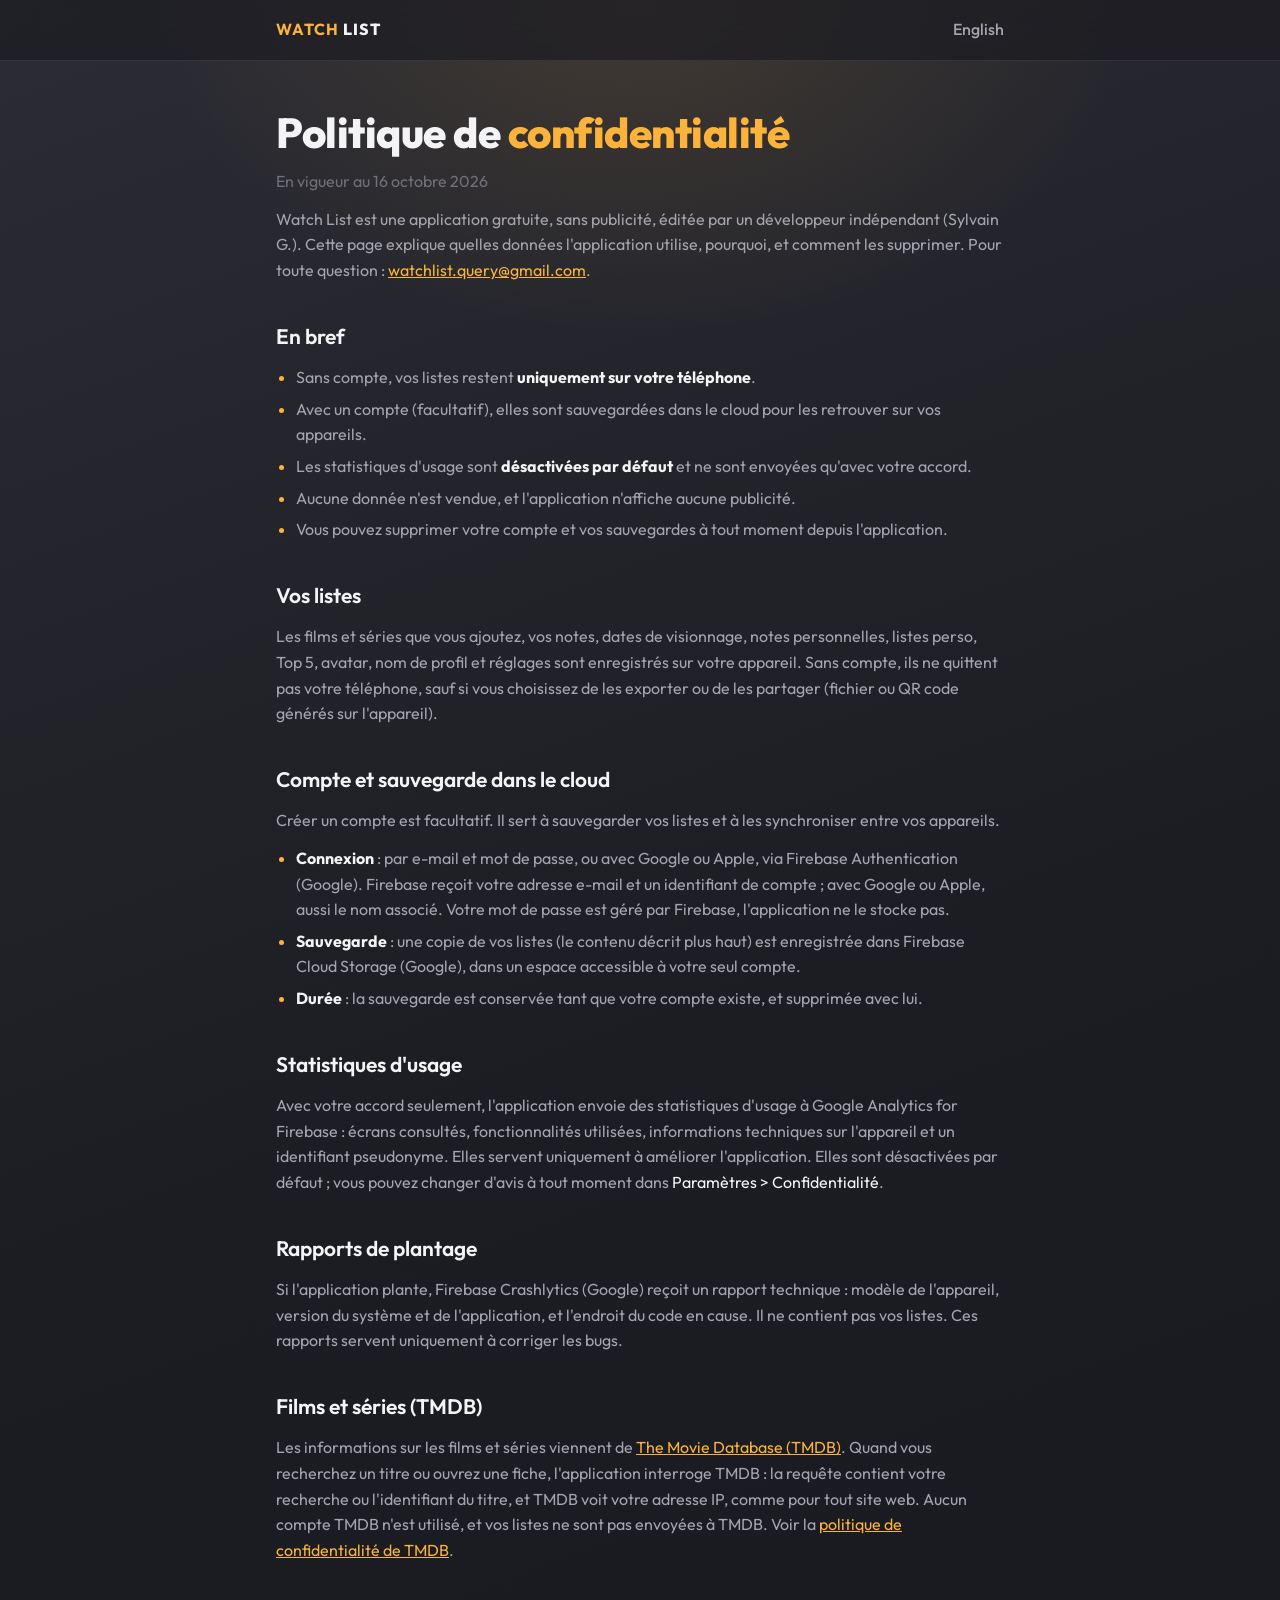
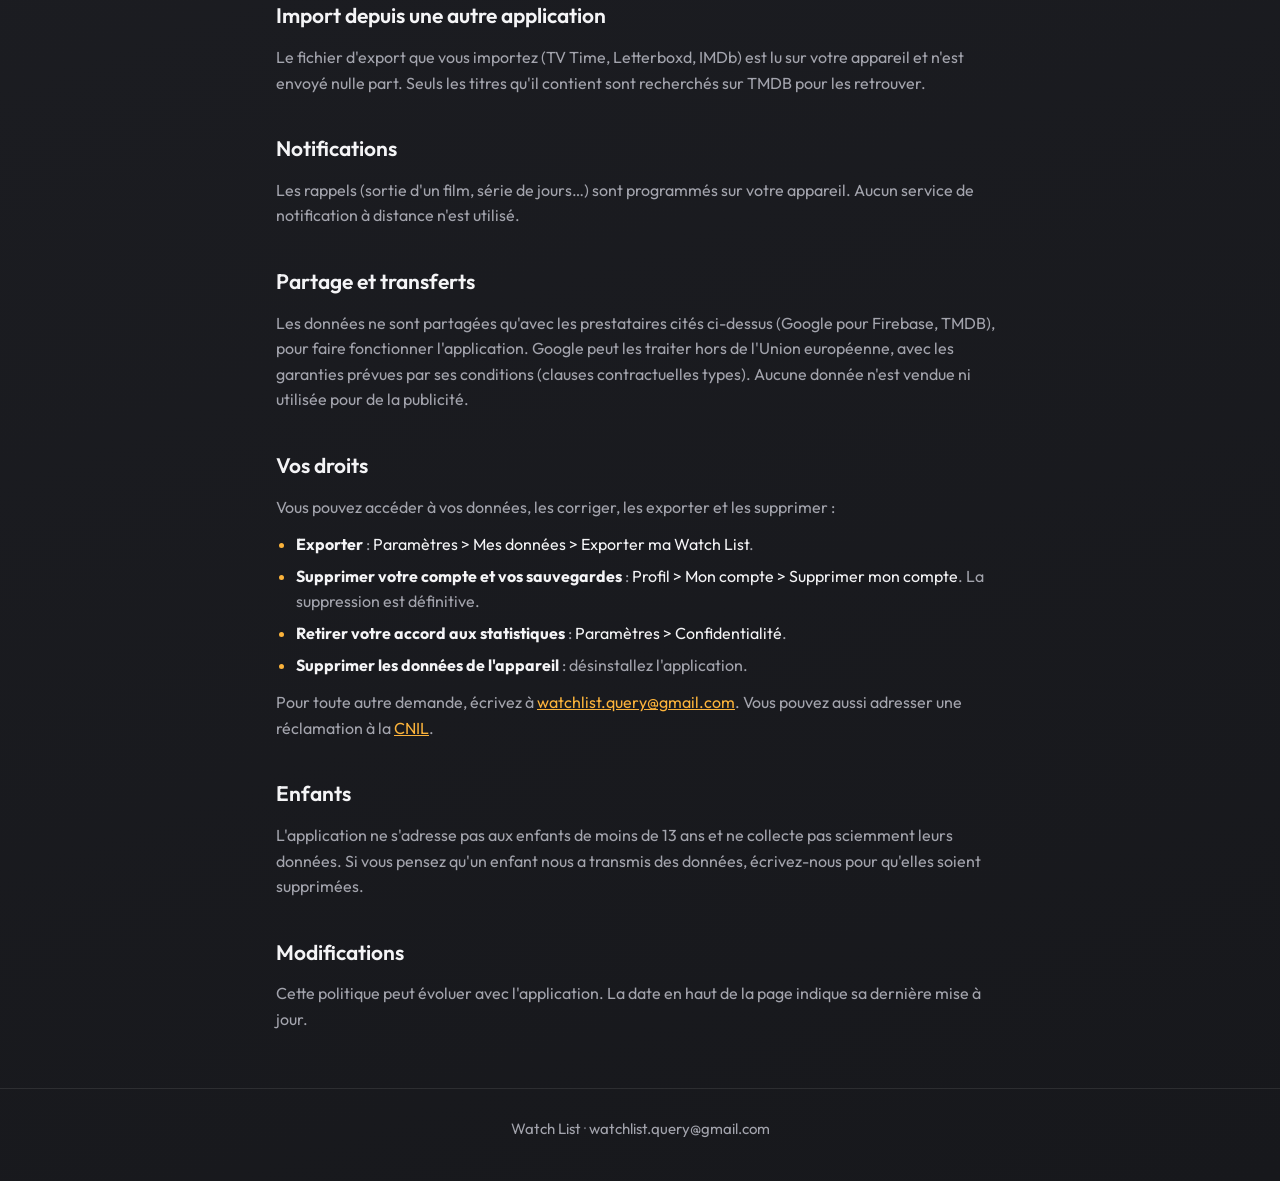
<file: confidentialite.html>
<!doctype html>
<html lang="fr">
<head>
<meta charset="utf-8">
<meta name="viewport" content="width=device-width, initial-scale=1">
<title>Confidentialité · Watch List</title>
<meta name="description" content="Politique de confidentialité de l'application Watch List.">
<meta name="theme-color" content="#1c1d22">
<link rel="icon" href="icon.png">
<link rel="alternate" hreflang="en" href="https://watchlist.seracapital.fr/privacy.html">
<link rel="preconnect" href="https://fonts.googleapis.com">
<link rel="preconnect" href="https://fonts.gstatic.com" crossorigin>
<link href="https://fonts.googleapis.com/css2?family=Outfit:wght@400;500;600;800&display=swap" rel="stylesheet">
<link rel="stylesheet" href="legal.css">
</head>
<body>
<nav>
  <div class="wrap">
    <a class="brand" href="./"><b>WATCH</b> LIST</a>
    <a href="privacy.html" lang="en">English</a>
  </div>
</nav>

<main class="wrap doc">
  <h1>Politique de <span>confidentialité</span></h1>
  <p class="meta">En vigueur au 16 octobre 2026</p>

  <p>Watch List est une application gratuite, sans publicité, éditée par un développeur indépendant (Sylvain G.). Cette page explique quelles données l'application utilise, pourquoi, et comment les supprimer. Pour toute question : <a href="mailto:watchlist.query@gmail.com">watchlist.query@gmail.com</a>.</p>

  <h2>En bref</h2>
  <ul>
    <li>Sans compte, vos listes restent <strong>uniquement sur votre téléphone</strong>.</li>
    <li>Avec un compte (facultatif), elles sont sauvegardées dans le cloud pour les retrouver sur vos appareils.</li>
    <li>Les statistiques d'usage sont <strong>désactivées par défaut</strong> et ne sont envoyées qu'avec votre accord.</li>
    <li>Aucune donnée n'est vendue, et l'application n'affiche aucune publicité.</li>
    <li>Vous pouvez supprimer votre compte et vos sauvegardes à tout moment depuis l'application.</li>
  </ul>

  <h2>Vos listes</h2>
  <p>Les films et séries que vous ajoutez, vos notes, dates de visionnage, notes personnelles, listes perso, Top 5, avatar, nom de profil et réglages sont enregistrés sur votre appareil. Sans compte, ils ne quittent pas votre téléphone, sauf si vous choisissez de les exporter ou de les partager (fichier ou QR code générés sur l'appareil).</p>

  <h2>Compte et sauvegarde dans le cloud</h2>
  <p>Créer un compte est facultatif. Il sert à sauvegarder vos listes et à les synchroniser entre vos appareils.</p>
  <ul>
    <li><strong>Connexion</strong> : par e-mail et mot de passe, ou avec Google ou Apple, via Firebase Authentication (Google). Firebase reçoit votre adresse e-mail et un identifiant de compte ; avec Google ou Apple, aussi le nom associé. Votre mot de passe est géré par Firebase, l'application ne le stocke pas.</li>
    <li><strong>Sauvegarde</strong> : une copie de vos listes (le contenu décrit plus haut) est enregistrée dans Firebase Cloud Storage (Google), dans un espace accessible à votre seul compte.</li>
    <li><strong>Durée</strong> : la sauvegarde est conservée tant que votre compte existe, et supprimée avec lui.</li>
  </ul>

  <h2>Statistiques d'usage</h2>
  <p>Avec votre accord seulement, l'application envoie des statistiques d'usage à Google Analytics for Firebase : écrans consultés, fonctionnalités utilisées, informations techniques sur l'appareil et un identifiant pseudonyme. Elles servent uniquement à améliorer l'application. Elles sont désactivées par défaut ; vous pouvez changer d'avis à tout moment dans <em>Paramètres &gt; Confidentialité</em>.</p>

  <h2>Rapports de plantage</h2>
  <p>Si l'application plante, Firebase Crashlytics (Google) reçoit un rapport technique : modèle de l'appareil, version du système et de l'application, et l'endroit du code en cause. Il ne contient pas vos listes. Ces rapports servent uniquement à corriger les bugs.</p>

  <h2>Films et séries (TMDB)</h2>
  <p>Les informations sur les films et séries viennent de <a href="https://www.themoviedb.org">The Movie Database (TMDB)</a>. Quand vous recherchez un titre ou ouvrez une fiche, l'application interroge TMDB : la requête contient votre recherche ou l'identifiant du titre, et TMDB voit votre adresse IP, comme pour tout site web. Aucun compte TMDB n'est utilisé, et vos listes ne sont pas envoyées à TMDB. Voir la <a href="https://www.themoviedb.org/privacy-policy">politique de confidentialité de TMDB</a>.</p>

  <h2>Import depuis une autre application</h2>
  <p>Le fichier d'export que vous importez (TV Time, Letterboxd, IMDb) est lu sur votre appareil et n'est envoyé nulle part. Seuls les titres qu'il contient sont recherchés sur TMDB pour les retrouver.</p>

  <h2>Notifications</h2>
  <p>Les rappels (sortie d'un film, série de jours…) sont programmés sur votre appareil. Aucun service de notification à distance n'est utilisé.</p>

  <h2>Partage et transferts</h2>
  <p>Les données ne sont partagées qu'avec les prestataires cités ci-dessus (Google pour Firebase, TMDB), pour faire fonctionner l'application. Google peut les traiter hors de l'Union européenne, avec les garanties prévues par ses conditions (clauses contractuelles types). Aucune donnée n'est vendue ni utilisée pour de la publicité.</p>

  <h2>Vos droits</h2>
  <p>Vous pouvez accéder à vos données, les corriger, les exporter et les supprimer :</p>
  <ul>
    <li><strong>Exporter</strong> : <em>Paramètres &gt; Mes données &gt; Exporter ma Watch List</em>.</li>
    <li><strong>Supprimer votre compte et vos sauvegardes</strong> : <em>Profil &gt; Mon compte &gt; Supprimer mon compte</em>. La suppression est définitive.</li>
    <li><strong>Retirer votre accord aux statistiques</strong> : <em>Paramètres &gt; Confidentialité</em>.</li>
    <li><strong>Supprimer les données de l'appareil</strong> : désinstallez l'application.</li>
  </ul>
  <p>Pour toute autre demande, écrivez à <a href="mailto:watchlist.query@gmail.com">watchlist.query@gmail.com</a>. Vous pouvez aussi adresser une réclamation à la <a href="https://www.cnil.fr">CNIL</a>.</p>

  <h2>Enfants</h2>
  <p>L'application ne s'adresse pas aux enfants de moins de 13 ans et ne collecte pas sciemment leurs données. Si vous pensez qu'un enfant nous a transmis des données, écrivez-nous pour qu'elles soient supprimées.</p>

  <h2>Modifications</h2>
  <p>Cette politique peut évoluer avec l'application. La date en haut de la page indique sa dernière mise à jour.</p>
</main>

<footer>
  <div class="wrap">
    <a href="./">Watch List</a> · <a href="mailto:watchlist.query@gmail.com">watchlist.query@gmail.com</a>
  </div>
</footer>
</body>
</html>
</file>
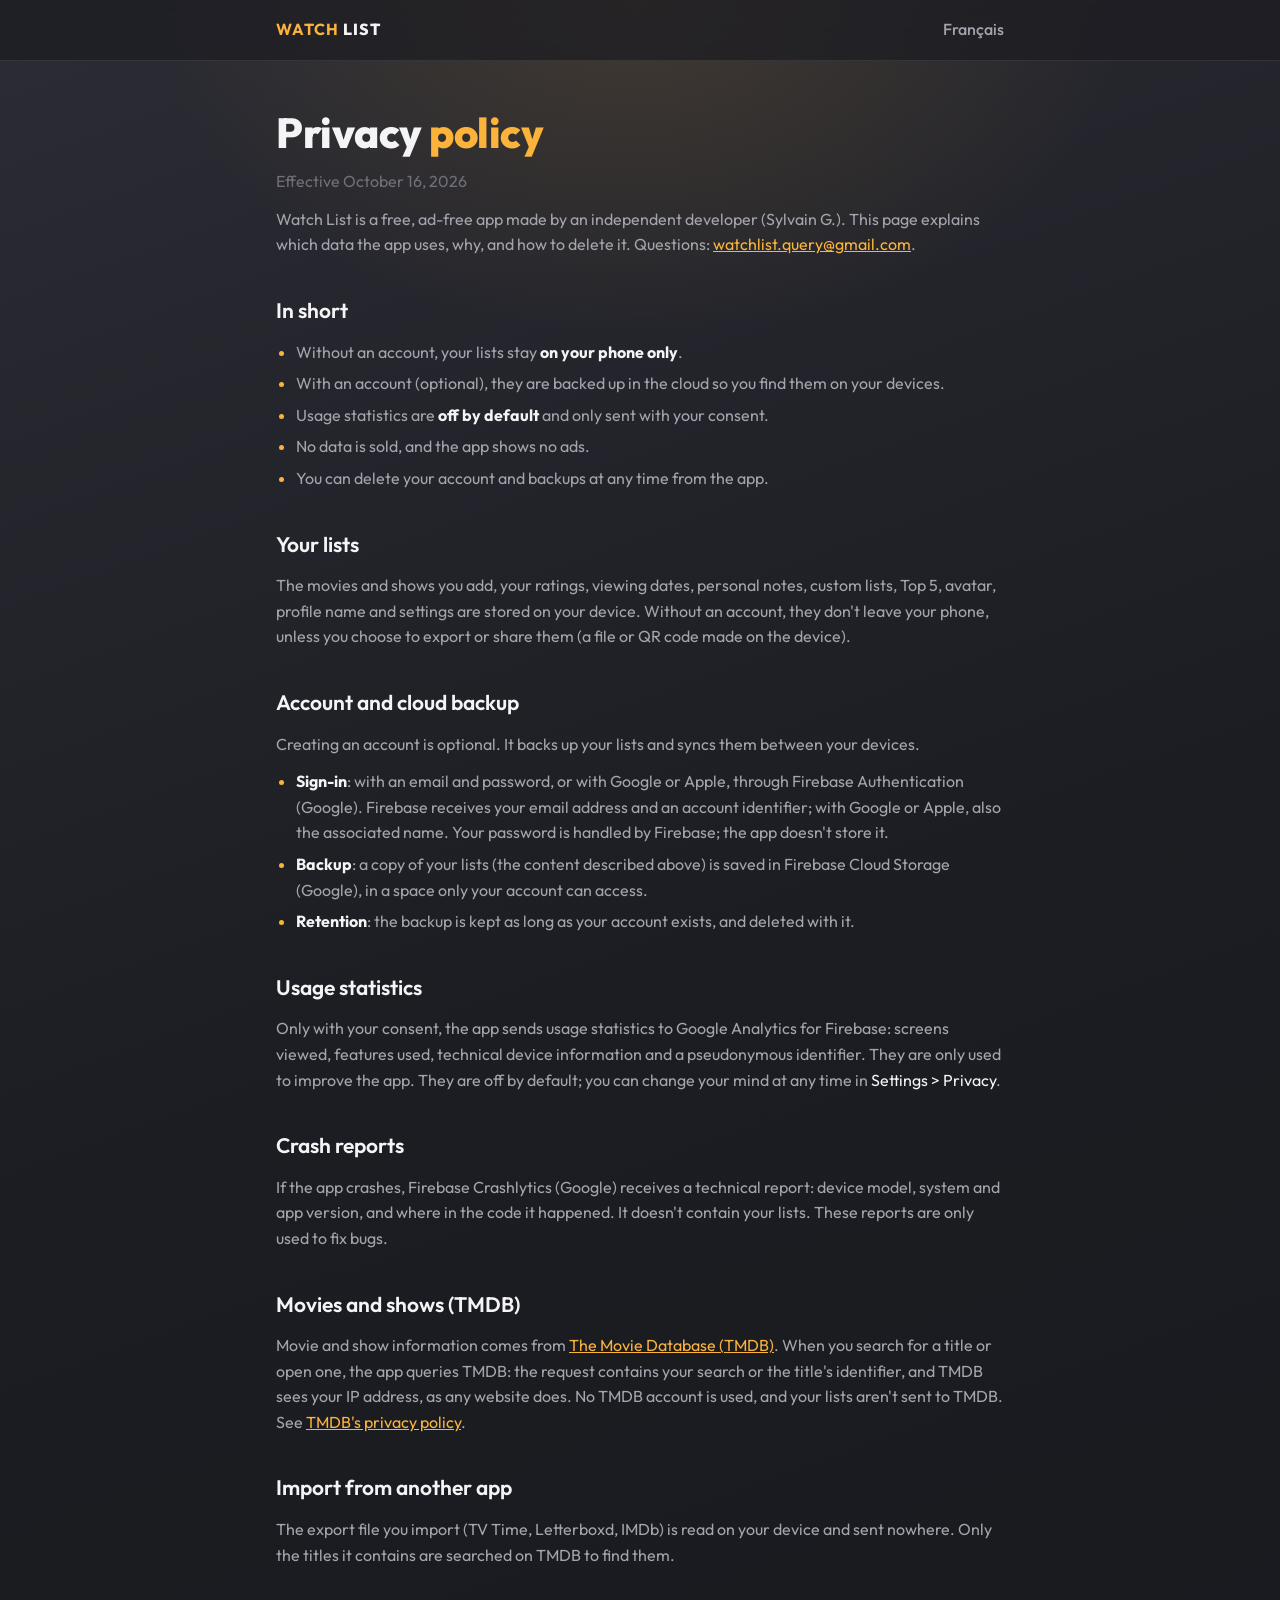
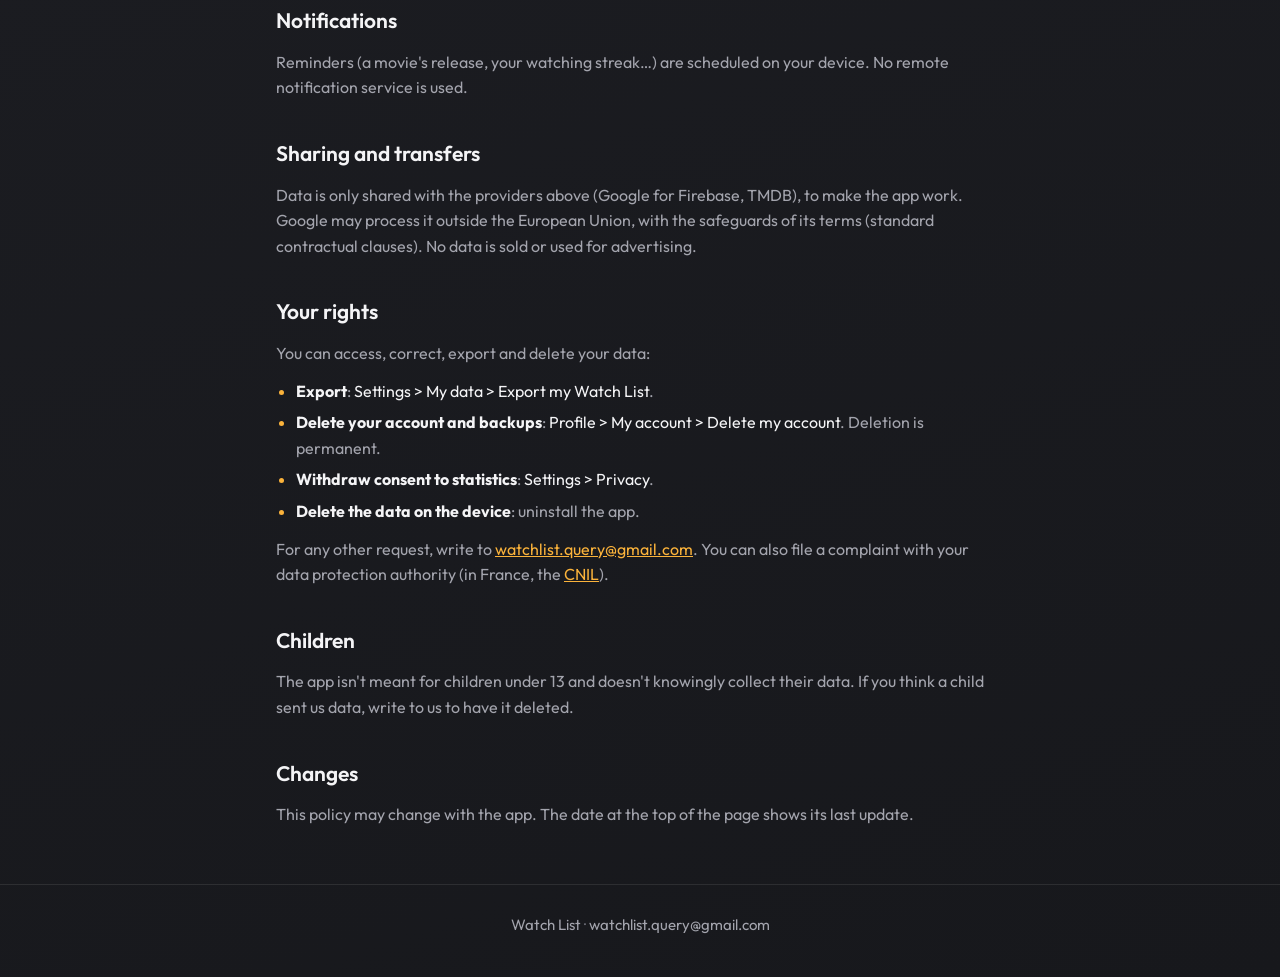
<file: privacy.html>
<!doctype html>
<html lang="en">
<head>
<meta charset="utf-8">
<meta name="viewport" content="width=device-width, initial-scale=1">
<title>Privacy · Watch List</title>
<meta name="description" content="Privacy policy of the Watch List app.">
<meta name="theme-color" content="#1c1d22">
<link rel="icon" href="icon.png">
<link rel="alternate" hreflang="fr" href="https://watchlist.seracapital.fr/confidentialite.html">
<link rel="preconnect" href="https://fonts.googleapis.com">
<link rel="preconnect" href="https://fonts.gstatic.com" crossorigin>
<link href="https://fonts.googleapis.com/css2?family=Outfit:wght@400;500;600;800&display=swap" rel="stylesheet">
<link rel="stylesheet" href="legal.css">
</head>
<body>
<nav>
  <div class="wrap">
    <a class="brand" href="./"><b>WATCH</b> LIST</a>
    <a href="confidentialite.html" lang="fr">Français</a>
  </div>
</nav>

<main class="wrap doc">
  <h1>Privacy <span>policy</span></h1>
  <p class="meta">Effective October 16, 2026</p>

  <p>Watch List is a free, ad-free app made by an independent developer (Sylvain G.). This page explains which data the app uses, why, and how to delete it. Questions: <a href="mailto:watchlist.query@gmail.com">watchlist.query@gmail.com</a>.</p>

  <h2>In short</h2>
  <ul>
    <li>Without an account, your lists stay <strong>on your phone only</strong>.</li>
    <li>With an account (optional), they are backed up in the cloud so you find them on your devices.</li>
    <li>Usage statistics are <strong>off by default</strong> and only sent with your consent.</li>
    <li>No data is sold, and the app shows no ads.</li>
    <li>You can delete your account and backups at any time from the app.</li>
  </ul>

  <h2>Your lists</h2>
  <p>The movies and shows you add, your ratings, viewing dates, personal notes, custom lists, Top 5, avatar, profile name and settings are stored on your device. Without an account, they don't leave your phone, unless you choose to export or share them (a file or QR code made on the device).</p>

  <h2>Account and cloud backup</h2>
  <p>Creating an account is optional. It backs up your lists and syncs them between your devices.</p>
  <ul>
    <li><strong>Sign-in</strong>: with an email and password, or with Google or Apple, through Firebase Authentication (Google). Firebase receives your email address and an account identifier; with Google or Apple, also the associated name. Your password is handled by Firebase; the app doesn't store it.</li>
    <li><strong>Backup</strong>: a copy of your lists (the content described above) is saved in Firebase Cloud Storage (Google), in a space only your account can access.</li>
    <li><strong>Retention</strong>: the backup is kept as long as your account exists, and deleted with it.</li>
  </ul>

  <h2>Usage statistics</h2>
  <p>Only with your consent, the app sends usage statistics to Google Analytics for Firebase: screens viewed, features used, technical device information and a pseudonymous identifier. They are only used to improve the app. They are off by default; you can change your mind at any time in <em>Settings &gt; Privacy</em>.</p>

  <h2>Crash reports</h2>
  <p>If the app crashes, Firebase Crashlytics (Google) receives a technical report: device model, system and app version, and where in the code it happened. It doesn't contain your lists. These reports are only used to fix bugs.</p>

  <h2>Movies and shows (TMDB)</h2>
  <p>Movie and show information comes from <a href="https://www.themoviedb.org">The Movie Database (TMDB)</a>. When you search for a title or open one, the app queries TMDB: the request contains your search or the title's identifier, and TMDB sees your IP address, as any website does. No TMDB account is used, and your lists aren't sent to TMDB. See <a href="https://www.themoviedb.org/privacy-policy">TMDB's privacy policy</a>.</p>

  <h2>Import from another app</h2>
  <p>The export file you import (TV Time, Letterboxd, IMDb) is read on your device and sent nowhere. Only the titles it contains are searched on TMDB to find them.</p>

  <h2>Notifications</h2>
  <p>Reminders (a movie's release, your watching streak…) are scheduled on your device. No remote notification service is used.</p>

  <h2>Sharing and transfers</h2>
  <p>Data is only shared with the providers above (Google for Firebase, TMDB), to make the app work. Google may process it outside the European Union, with the safeguards of its terms (standard contractual clauses). No data is sold or used for advertising.</p>

  <h2>Your rights</h2>
  <p>You can access, correct, export and delete your data:</p>
  <ul>
    <li><strong>Export</strong>: <em>Settings &gt; My data &gt; Export my Watch List</em>.</li>
    <li><strong>Delete your account and backups</strong>: <em>Profile &gt; My account &gt; Delete my account</em>. Deletion is permanent.</li>
    <li><strong>Withdraw consent to statistics</strong>: <em>Settings &gt; Privacy</em>.</li>
    <li><strong>Delete the data on the device</strong>: uninstall the app.</li>
  </ul>
  <p>For any other request, write to <a href="mailto:watchlist.query@gmail.com">watchlist.query@gmail.com</a>. You can also file a complaint with your data protection authority (in France, the <a href="https://www.cnil.fr">CNIL</a>).</p>

  <h2>Children</h2>
  <p>The app isn't meant for children under 13 and doesn't knowingly collect their data. If you think a child sent us data, write to us to have it deleted.</p>

  <h2>Changes</h2>
  <p>This policy may change with the app. The date at the top of the page shows its last update.</p>
</main>

<footer>
  <div class="wrap">
    <a href="./">Watch List</a> · <a href="mailto:watchlist.query@gmail.com">watchlist.query@gmail.com</a>
  </div>
</footer>
</body>
</html>
</file>
<file: legal.css>
:root {
  --bg: #1c1d22; --line: rgba(255,255,255,0.09);
  --text: #f4f4f6; --muted: #a3a4ad; --dim: #6f7079; --accent: #fbb33b;
}
* { margin: 0; padding: 0; box-sizing: border-box; }
body {
  font-family: Outfit, system-ui, sans-serif; color: var(--text); line-height: 1.6;
  background:
    radial-gradient(700px 480px at 50% 0, rgba(251,179,59,0.12), transparent 70%),
    linear-gradient(160deg, #2b2c34, var(--bg) 40%, #17181c);
  background-color: var(--bg);
}
a { color: var(--accent); }
.wrap { max-width: 760px; margin: 0 auto; padding: 0 16px; }

nav { position: sticky; top: 0; z-index: 10; backdrop-filter: blur(14px); background: rgba(28,29,34,0.72); border-bottom: 1px solid var(--line); }
nav .wrap { display: flex; align-items: center; gap: 22px; height: 60px; }
nav a { color: var(--muted); text-decoration: none; font-weight: 500; }
nav a:hover { color: var(--text); }
.brand { color: var(--text) !important; font-weight: 800; letter-spacing: 1px; margin-right: auto; }
.brand b, h1 span { color: var(--accent); }

.doc { padding-top: 48px; padding-bottom: 56px; }
h1 { font-size: clamp(30px, 6vw, 42px); font-weight: 800; letter-spacing: -0.5px; line-height: 1.15; }
.meta { margin-top: 8px; color: var(--dim); }
h2 { margin-top: 36px; font-size: 21px; font-weight: 600; }
p, li { color: var(--muted); }
.doc > p { margin-top: 12px; }
ul { margin-top: 12px; padding-left: 20px; }
li { margin-top: 6px; }
li::marker { color: var(--accent); }
strong, em { color: var(--text); }
em { font-style: normal; }

footer { border-top: 1px solid var(--line); padding: 28px 0 40px; color: var(--dim); font-size: 15px; text-align: center; }
footer a { color: var(--muted); text-decoration: none; }
</file>
